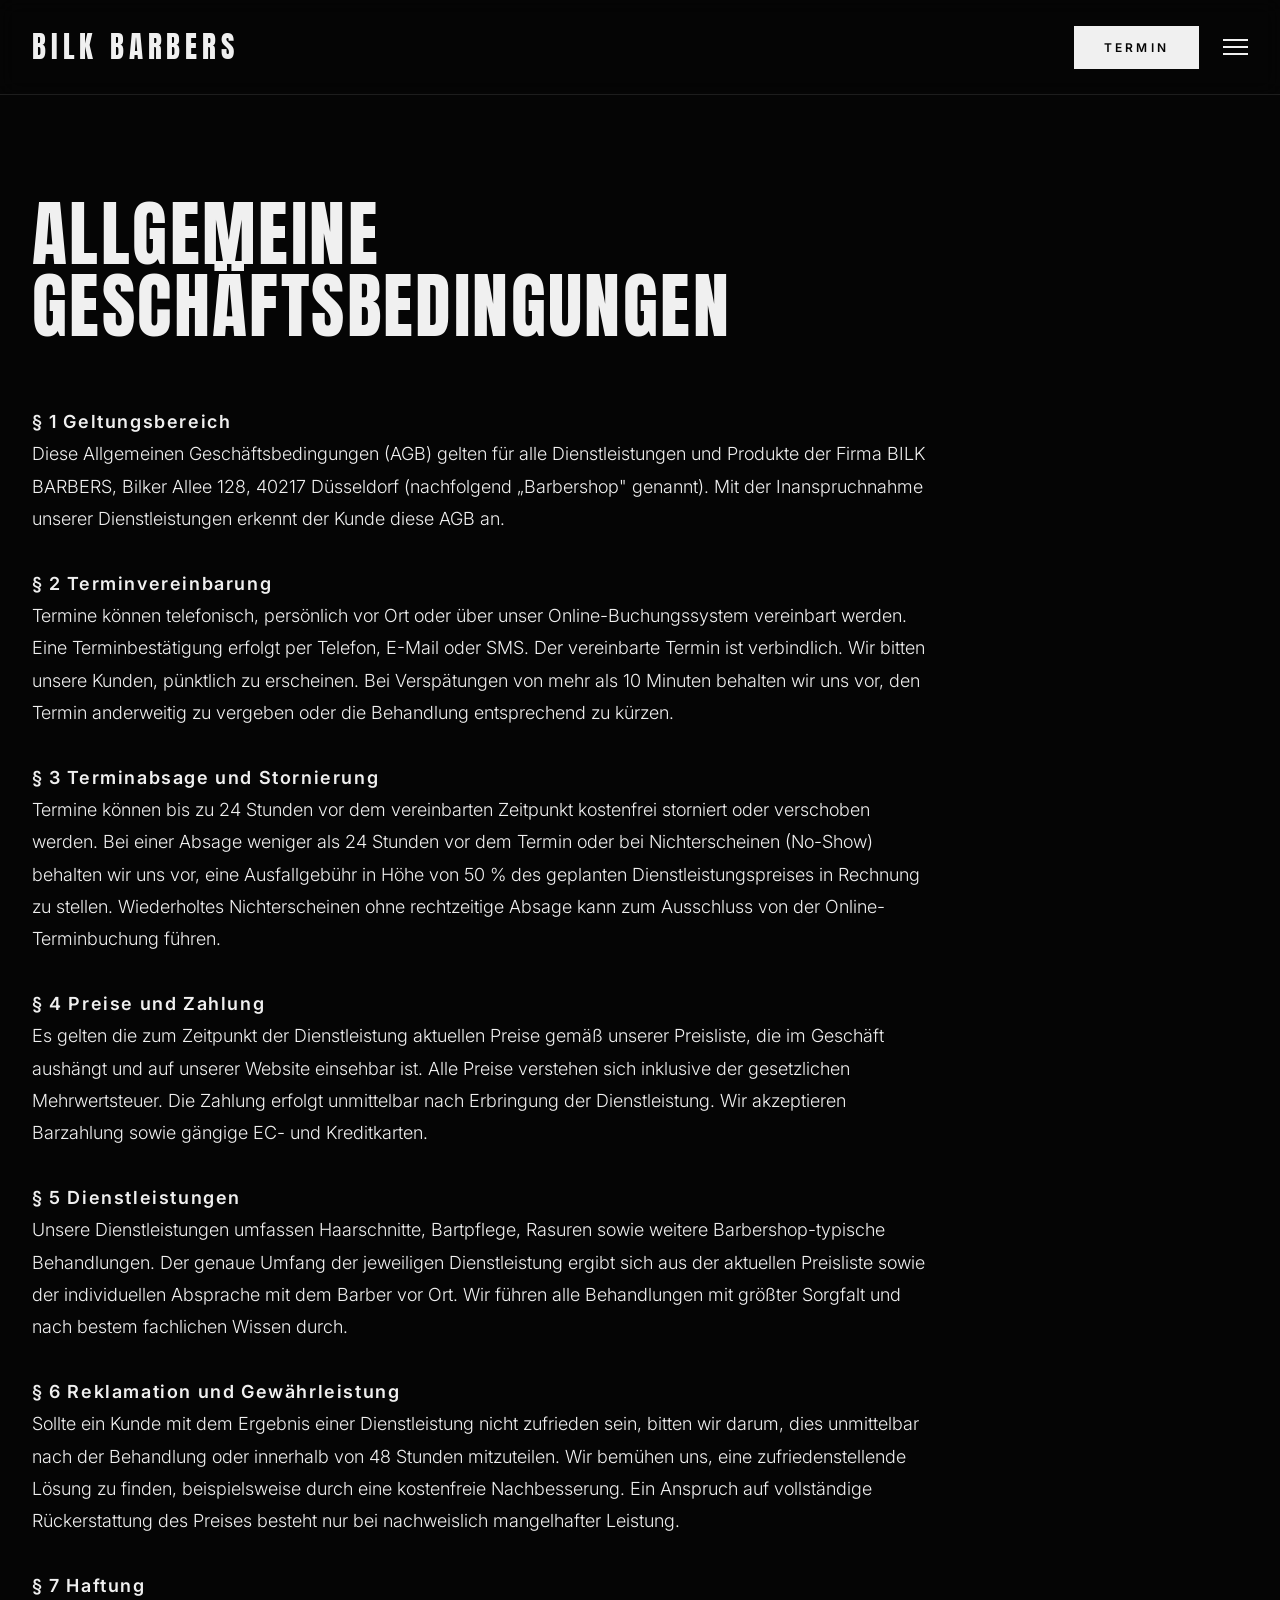
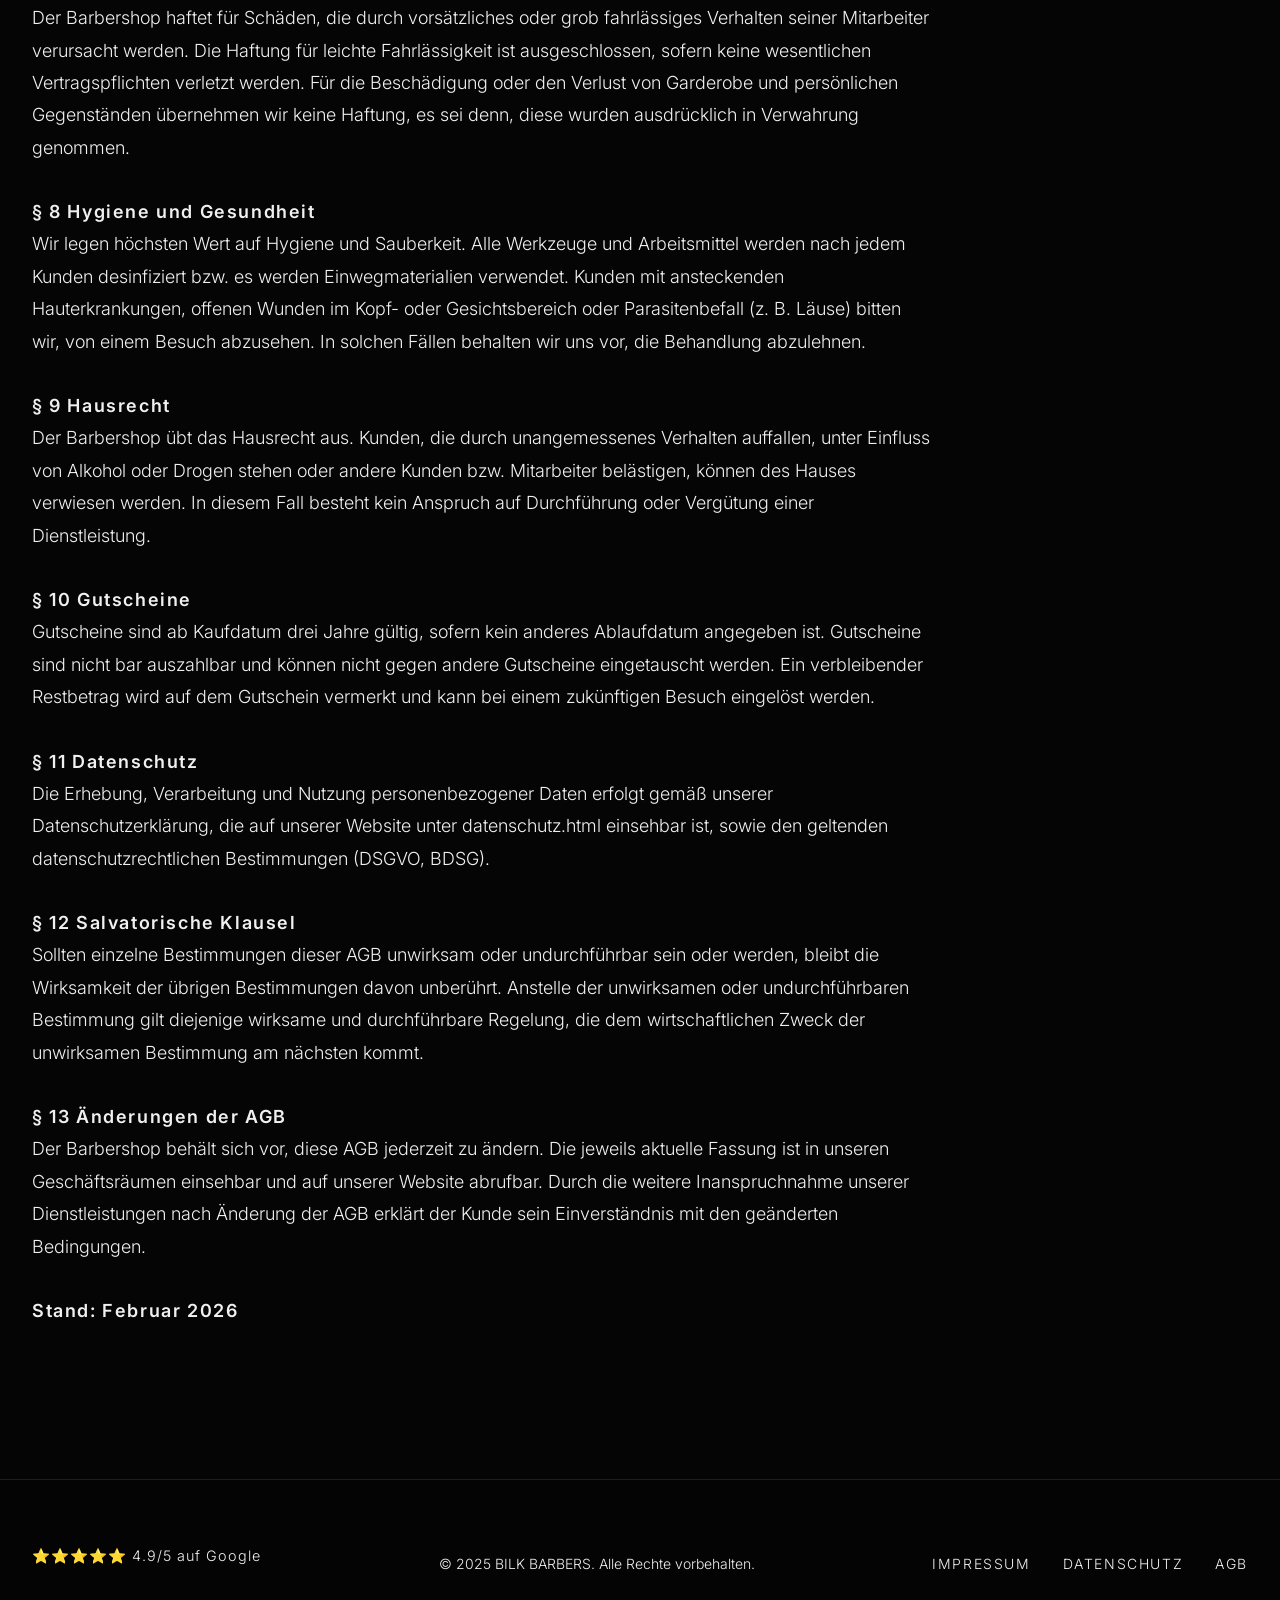
<file: agb.html>
<!DOCTYPE html>
<html lang="de">

<head>
    <meta charset="UTF-8">
    <meta name="viewport" content="width=device-width, initial-scale=1.0">
    <meta name="description" content="AGB - BILK BARBERS, Premium Barbershop in Düsseldorf Unterbilk">
    <title>AGB | BILK BARBERS</title>

    <!-- Google Fonts -->
    <link rel="preconnect" href="https://fonts.googleapis.com">
    <link rel="preconnect" href="https://fonts.gstatic.com" crossorigin>
    <link href="https://fonts.googleapis.com/css2?family=Anton&family=Inter:wght@300;400;600&display=swap"
        rel="stylesheet">

    <link rel="icon" type="image/png" href="favicon.png">

    <link rel="stylesheet" href="styles.css">
</head>

<body>

    <!-- Header/Navigation -->
    <header class="header">
        <nav class="nav-container">
            <div class="logo"><a href="index.html" style="color: inherit; text-decoration: none;">BILK BARBERS</a></div>
            <div class="nav-controls">
                <button class="nav-cta-button" onclick="window.location.href='index.html#kontakt'">TERMIN</button>
                <button class="hamburger" aria-label="Menu">
                    <span></span>
                    <span></span>
                    <span></span>
                </button>
            </div>
            <div class="nav-menu">
                <button class="nav-close" aria-label="Close Menu">&times;</button>
                <ul class="nav-links">
                    <li><a href="index.html#preise">PREISE</a></li>
                    <li><a href="index.html#team">TEAM</a></li>
                    <li><a href="index.html#gallery">GALLERY</a></li>
                    <li><a href="index.html#studio">STUDIO</a></li>
                    <li><a href="index.html#kontakt">KONTAKT</a></li>
                </ul>
            </div>
        </nav>
    </header>

    <!-- Main Content -->
    <main class="section" style="padding-top: calc(var(--spacing-xl) + 70px); min-height: 70vh;">
        <div style="max-width: 900px;">
            <h1 class="section-title">ALLGEMEINE GESCHÄFTSBEDINGUNGEN</h1>

            <div class="body-text" style="margin-top: var(--spacing-md);">
                <p><strong>§ 1 Geltungsbereich</strong></p>
                <p>
                    Diese Allgemeinen Geschäftsbedingungen (AGB) gelten für alle Dienstleistungen und Produkte der Firma
                    BILK BARBERS, Bilker Allee 128, 40217 Düsseldorf (nachfolgend „Barbershop" genannt). Mit der
                    Inanspruchnahme unserer Dienstleistungen erkennt der Kunde diese AGB an.
                </p>

                <p style="margin-top: 2rem;"><strong>§ 2 Terminvereinbarung</strong></p>
                <p>
                    Termine können telefonisch, persönlich vor Ort oder über unser Online-Buchungssystem vereinbart werden.
                    Eine Terminbestätigung erfolgt per Telefon, E-Mail oder SMS. Der vereinbarte Termin ist verbindlich.
                    Wir bitten unsere Kunden, pünktlich zu erscheinen. Bei Verspätungen von mehr als 10 Minuten behalten
                    wir uns vor, den Termin anderweitig zu vergeben oder die Behandlung entsprechend zu kürzen.
                </p>

                <p style="margin-top: 2rem;"><strong>§ 3 Terminabsage und Stornierung</strong></p>
                <p>
                    Termine können bis zu 24 Stunden vor dem vereinbarten Zeitpunkt kostenfrei storniert oder verschoben
                    werden. Bei einer Absage weniger als 24 Stunden vor dem Termin oder bei Nichterscheinen (No-Show)
                    behalten wir uns vor, eine Ausfallgebühr in Höhe von 50 % des geplanten Dienstleistungspreises in
                    Rechnung zu stellen. Wiederholtes Nichterscheinen ohne rechtzeitige Absage kann zum Ausschluss von
                    der Online-Terminbuchung führen.
                </p>

                <p style="margin-top: 2rem;"><strong>§ 4 Preise und Zahlung</strong></p>
                <p>
                    Es gelten die zum Zeitpunkt der Dienstleistung aktuellen Preise gemäß unserer Preisliste, die im
                    Geschäft aushängt und auf unserer Website einsehbar ist. Alle Preise verstehen sich inklusive der
                    gesetzlichen Mehrwertsteuer. Die Zahlung erfolgt unmittelbar nach Erbringung der Dienstleistung.
                    Wir akzeptieren Barzahlung sowie gängige EC- und Kreditkarten.
                </p>

                <p style="margin-top: 2rem;"><strong>§ 5 Dienstleistungen</strong></p>
                <p>
                    Unsere Dienstleistungen umfassen Haarschnitte, Bartpflege, Rasuren sowie weitere Barbershop-typische
                    Behandlungen. Der genaue Umfang der jeweiligen Dienstleistung ergibt sich aus der aktuellen Preisliste
                    sowie der individuellen Absprache mit dem Barber vor Ort. Wir führen alle Behandlungen mit größter
                    Sorgfalt und nach bestem fachlichen Wissen durch.
                </p>

                <p style="margin-top: 2rem;"><strong>§ 6 Reklamation und Gewährleistung</strong></p>
                <p>
                    Sollte ein Kunde mit dem Ergebnis einer Dienstleistung nicht zufrieden sein, bitten wir darum, dies
                    unmittelbar nach der Behandlung oder innerhalb von 48 Stunden mitzuteilen. Wir bemühen uns, eine
                    zufriedenstellende Lösung zu finden, beispielsweise durch eine kostenfreie Nachbesserung. Ein
                    Anspruch auf vollständige Rückerstattung des Preises besteht nur bei nachweislich mangelhafter
                    Leistung.
                </p>

                <p style="margin-top: 2rem;"><strong>§ 7 Haftung</strong></p>
                <p>
                    Der Barbershop haftet für Schäden, die durch vorsätzliches oder grob fahrlässiges Verhalten seiner
                    Mitarbeiter verursacht werden. Die Haftung für leichte Fahrlässigkeit ist ausgeschlossen, sofern
                    keine wesentlichen Vertragspflichten verletzt werden. Für die Beschädigung oder den Verlust von
                    Garderobe und persönlichen Gegenständen übernehmen wir keine Haftung, es sei denn, diese wurden
                    ausdrücklich in Verwahrung genommen.
                </p>

                <p style="margin-top: 2rem;"><strong>§ 8 Hygiene und Gesundheit</strong></p>
                <p>
                    Wir legen höchsten Wert auf Hygiene und Sauberkeit. Alle Werkzeuge und Arbeitsmittel werden nach
                    jedem Kunden desinfiziert bzw. es werden Einwegmaterialien verwendet. Kunden mit ansteckenden
                    Hauterkrankungen, offenen Wunden im Kopf- oder Gesichtsbereich oder Parasitenbefall (z. B. Läuse)
                    bitten wir, von einem Besuch abzusehen. In solchen Fällen behalten wir uns vor, die Behandlung
                    abzulehnen.
                </p>

                <p style="margin-top: 2rem;"><strong>§ 9 Hausrecht</strong></p>
                <p>
                    Der Barbershop übt das Hausrecht aus. Kunden, die durch unangemessenes Verhalten auffallen, unter
                    Einfluss von Alkohol oder Drogen stehen oder andere Kunden bzw. Mitarbeiter belästigen, können des
                    Hauses verwiesen werden. In diesem Fall besteht kein Anspruch auf Durchführung oder Vergütung einer
                    Dienstleistung.
                </p>

                <p style="margin-top: 2rem;"><strong>§ 10 Gutscheine</strong></p>
                <p>
                    Gutscheine sind ab Kaufdatum drei Jahre gültig, sofern kein anderes Ablaufdatum angegeben ist.
                    Gutscheine sind nicht bar auszahlbar und können nicht gegen andere Gutscheine eingetauscht werden.
                    Ein verbleibender Restbetrag wird auf dem Gutschein vermerkt und kann bei einem zukünftigen Besuch
                    eingelöst werden.
                </p>

                <p style="margin-top: 2rem;"><strong>§ 11 Datenschutz</strong></p>
                <p>
                    Die Erhebung, Verarbeitung und Nutzung personenbezogener Daten erfolgt gemäß unserer
                    Datenschutzerklärung, die auf unserer Website unter
                    <a href="datenschutz.html">datenschutz.html</a> einsehbar ist, sowie den geltenden
                    datenschutzrechtlichen Bestimmungen (DSGVO, BDSG).
                </p>

                <p style="margin-top: 2rem;"><strong>§ 12 Salvatorische Klausel</strong></p>
                <p>
                    Sollten einzelne Bestimmungen dieser AGB unwirksam oder undurchführbar sein oder werden, bleibt die
                    Wirksamkeit der übrigen Bestimmungen davon unberührt. Anstelle der unwirksamen oder undurchführbaren
                    Bestimmung gilt diejenige wirksame und durchführbare Regelung, die dem wirtschaftlichen Zweck der
                    unwirksamen Bestimmung am nächsten kommt.
                </p>

                <p style="margin-top: 2rem;"><strong>§ 13 Änderungen der AGB</strong></p>
                <p>
                    Der Barbershop behält sich vor, diese AGB jederzeit zu ändern. Die jeweils aktuelle Fassung ist in
                    unseren Geschäftsräumen einsehbar und auf unserer Website abrufbar. Durch die weitere
                    Inanspruchnahme unserer Dienstleistungen nach Änderung der AGB erklärt der Kunde sein Einverständnis
                    mit den geänderten Bedingungen.
                </p>

                <p style="margin-top: 2rem;"><strong>Stand: Februar 2026</strong></p>
            </div>
        </div>
    </main>

    <!-- Footer -->
    <footer class="footer">
        <div class="footer-content">
            <div class="review-badge">⭐⭐⭐⭐⭐ 4.9/5 auf Google</div>
            <p>&copy; 2025 BILK BARBERS. Alle Rechte vorbehalten.</p>
            <div class="footer-links">
                <a href="impressum.html">Impressum</a>
                <a href="datenschutz.html">Datenschutz</a>
                <a href="agb.html">AGB</a>
            </div>
        </div>
    </footer>

    <script src="script.js"></script>
</body>

</html>
</file>
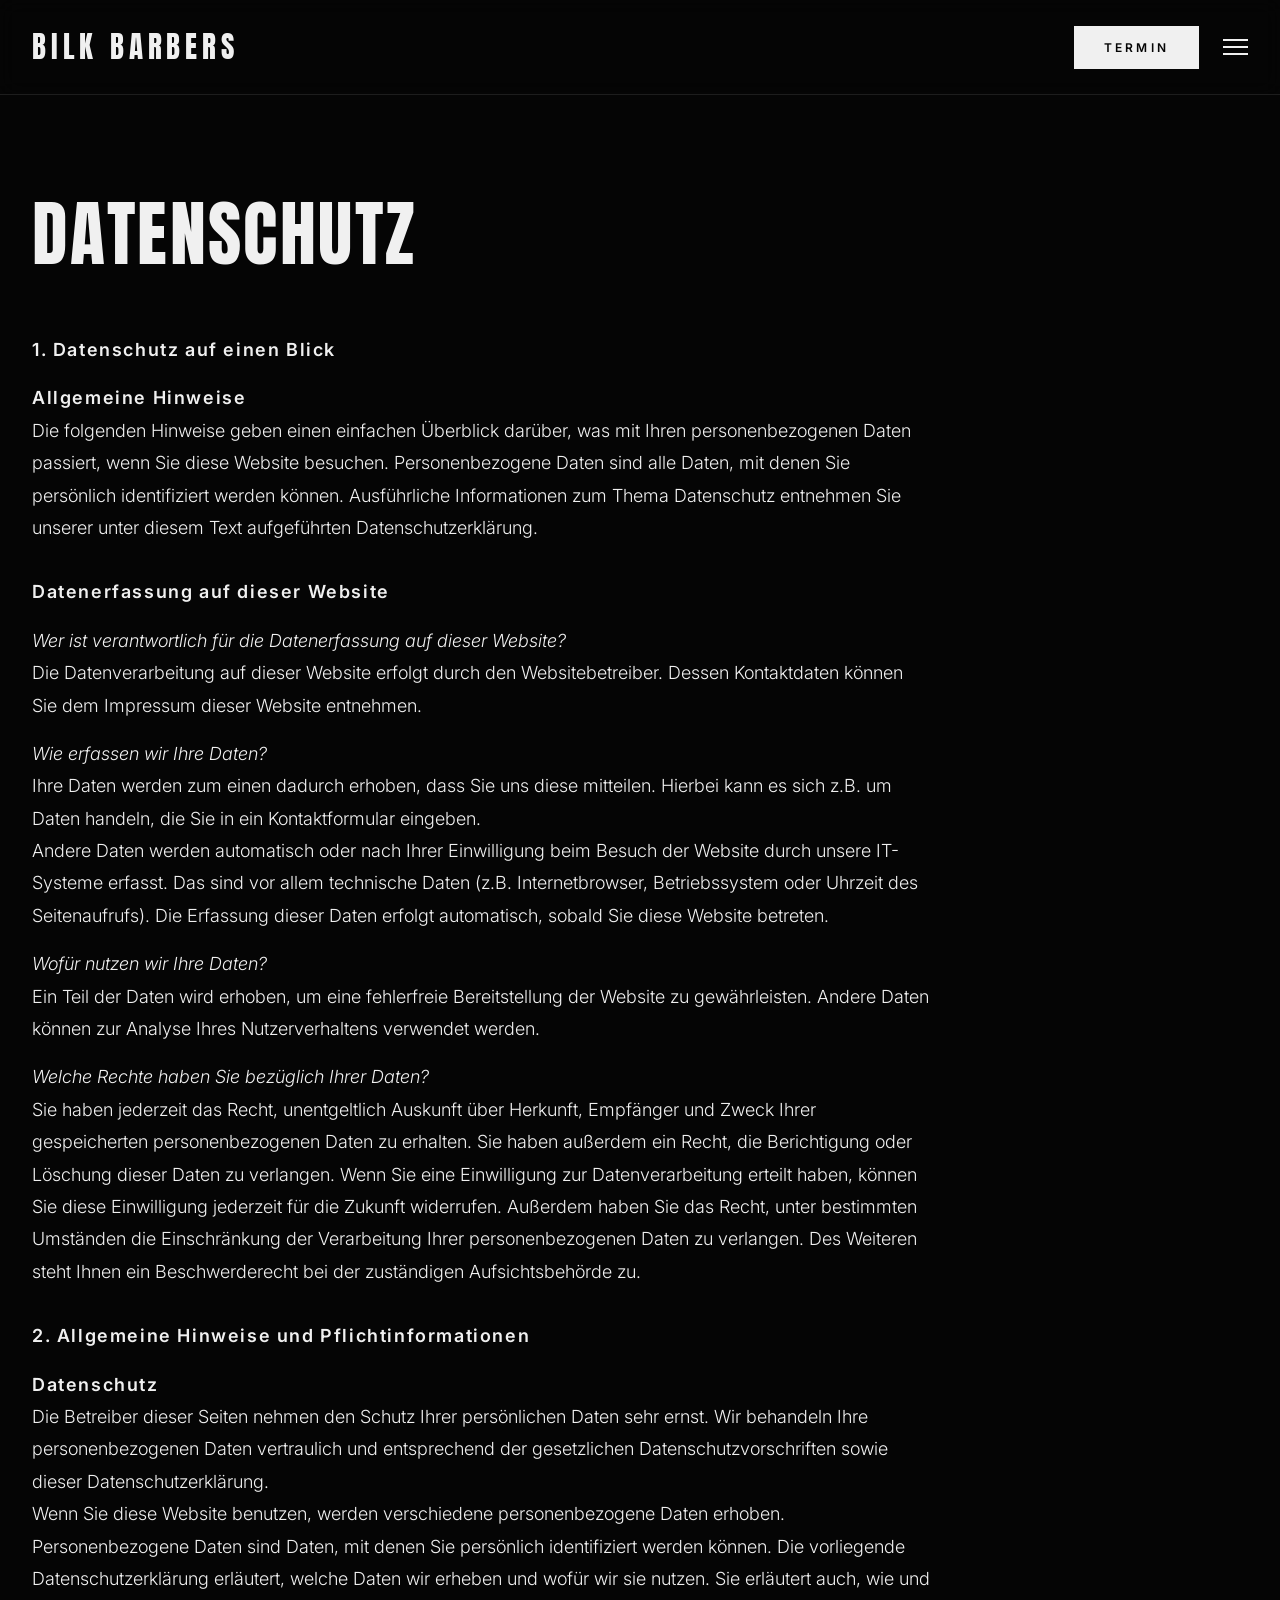
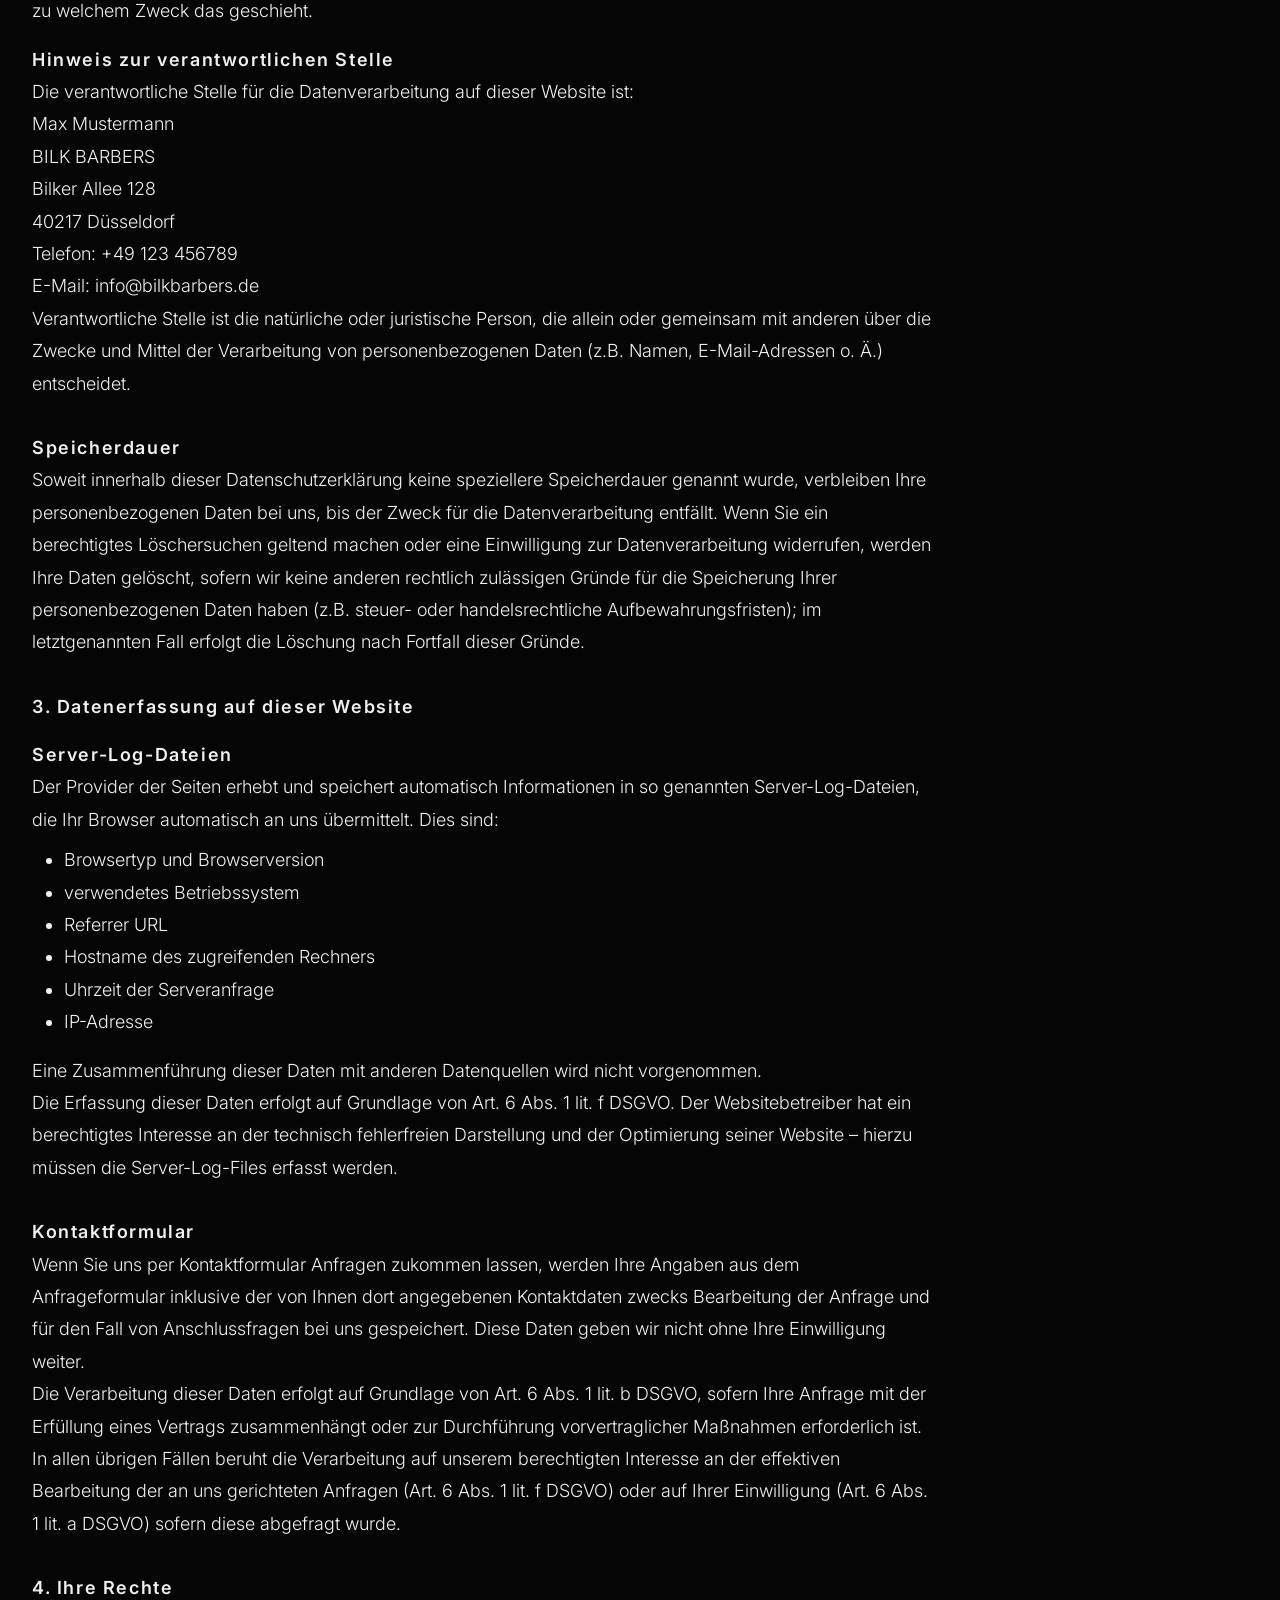
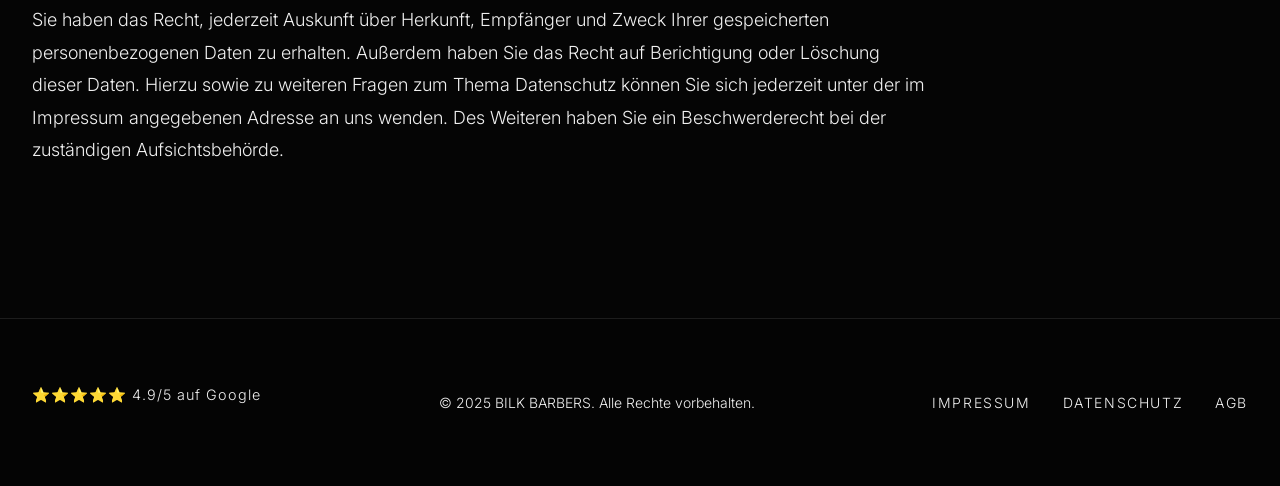
<file: datenschutz.html>
<!DOCTYPE html>
<html lang="de">

<head>
    <meta charset="UTF-8">
    <meta name="viewport" content="width=device-width, initial-scale=1.0">
    <meta name="description" content="Datenschutzerklärung - BILK BARBERS, Premium Barbershop in Düsseldorf Unterbilk">
    <title>Datenschutz | BILK BARBERS</title>

    <!-- Google Fonts -->
    <link rel="preconnect" href="https://fonts.googleapis.com">
    <link rel="preconnect" href="https://fonts.gstatic.com" crossorigin>
    <link href="https://fonts.googleapis.com/css2?family=Anton&family=Inter:wght@300;400;600&display=swap"
        rel="stylesheet">

    <link rel="icon" type="image/png" href="favicon.png">

    <link rel="stylesheet" href="styles.css">
</head>

<body>

    <!-- Header/Navigation -->
    <header class="header">
        <nav class="nav-container">
            <div class="logo"><a href="index.html" style="color: inherit; text-decoration: none;">BILK BARBERS</a></div>
            <div class="nav-controls">
                <button class="nav-cta-button" onclick="window.location.href='index.html#kontakt'">TERMIN</button>
                <button class="hamburger" aria-label="Menu">
                    <span></span>
                    <span></span>
                    <span></span>
                </button>
            </div>
            <div class="nav-menu">
                <button class="nav-close" aria-label="Close Menu">&times;</button>
                <ul class="nav-links">
                    <li><a href="index.html#preise">PREISE</a></li>
                    <li><a href="index.html#team">TEAM</a></li>
                    <li><a href="index.html#gallery">GALLERY</a></li>
                    <li><a href="index.html#studio">STUDIO</a></li>
                    <li><a href="index.html#kontakt">KONTAKT</a></li>
                </ul>
            </div>
        </nav>
    </header>

    <!-- Main Content -->
    <main class="section" style="padding-top: calc(var(--spacing-xl) + 70px); min-height: 70vh;">
        <div style="max-width: 900px;">
            <h1 class="section-title">DATENSCHUTZ</h1>

            <div class="body-text" style="margin-top: var(--spacing-md);">
                <p><strong>1. Datenschutz auf einen Blick</strong></p>
                <p style="margin-top: 1rem;"><strong>Allgemeine Hinweise</strong></p>
                <p>
                    Die folgenden Hinweise geben einen einfachen Überblick darüber, was mit Ihren personenbezogenen
                    Daten
                    passiert, wenn Sie diese Website besuchen. Personenbezogene Daten sind alle Daten, mit denen Sie
                    persönlich identifiziert werden können. Ausführliche Informationen zum Thema Datenschutz entnehmen
                    Sie unserer unter diesem Text aufgeführten Datenschutzerklärung.
                </p>

                <p style="margin-top: 2rem;"><strong>Datenerfassung auf dieser Website</strong></p>
                <p style="margin-top: 1rem;"><em>Wer ist verantwortlich für die Datenerfassung auf dieser Website?</em>
                </p>
                <p>
                    Die Datenverarbeitung auf dieser Website erfolgt durch den Websitebetreiber. Dessen Kontaktdaten
                    können Sie dem Impressum dieser Website entnehmen.
                </p>

                <p style="margin-top: 1rem;"><em>Wie erfassen wir Ihre Daten?</em></p>
                <p>
                    Ihre Daten werden zum einen dadurch erhoben, dass Sie uns diese mitteilen. Hierbei kann es sich z.B.
                    um Daten handeln, die Sie in ein Kontaktformular eingeben.
                </p>
                <p>
                    Andere Daten werden automatisch oder nach Ihrer Einwilligung beim Besuch der Website durch unsere
                    IT-Systeme erfasst. Das sind vor allem technische Daten (z.B. Internetbrowser, Betriebssystem oder
                    Uhrzeit des Seitenaufrufs). Die Erfassung dieser Daten erfolgt automatisch, sobald Sie diese Website
                    betreten.
                </p>

                <p style="margin-top: 1rem;"><em>Wofür nutzen wir Ihre Daten?</em></p>
                <p>
                    Ein Teil der Daten wird erhoben, um eine fehlerfreie Bereitstellung der Website zu gewährleisten.
                    Andere Daten können zur Analyse Ihres Nutzerverhaltens verwendet werden.
                </p>

                <p style="margin-top: 1rem;"><em>Welche Rechte haben Sie bezüglich Ihrer Daten?</em></p>
                <p>
                    Sie haben jederzeit das Recht, unentgeltlich Auskunft über Herkunft, Empfänger und Zweck Ihrer
                    gespeicherten personenbezogenen Daten zu erhalten. Sie haben außerdem ein Recht, die Berichtigung
                    oder Löschung dieser Daten zu verlangen. Wenn Sie eine Einwilligung zur Datenverarbeitung erteilt
                    haben, können Sie diese Einwilligung jederzeit für die Zukunft widerrufen. Außerdem haben Sie das
                    Recht, unter bestimmten Umständen die Einschränkung der Verarbeitung Ihrer personenbezogenen Daten
                    zu verlangen. Des Weiteren steht Ihnen ein Beschwerderecht bei der zuständigen Aufsichtsbehörde zu.
                </p>

                <p style="margin-top: 2rem;"><strong>2. Allgemeine Hinweise und Pflichtinformationen</strong></p>
                <p style="margin-top: 1rem;"><strong>Datenschutz</strong></p>
                <p>
                    Die Betreiber dieser Seiten nehmen den Schutz Ihrer persönlichen Daten sehr ernst. Wir behandeln
                    Ihre
                    personenbezogenen Daten vertraulich und entsprechend der gesetzlichen Datenschutzvorschriften sowie
                    dieser Datenschutzerklärung.
                </p>
                <p>
                    Wenn Sie diese Website benutzen, werden verschiedene personenbezogene Daten erhoben.
                    Personenbezogene
                    Daten sind Daten, mit denen Sie persönlich identifiziert werden können. Die vorliegende
                    Datenschutzerklärung erläutert, welche Daten wir erheben und wofür wir sie nutzen. Sie erläutert
                    auch,
                    wie und zu welchem Zweck das geschieht.
                </p>

                <p style="margin-top: 1rem;"><strong>Hinweis zur verantwortlichen Stelle</strong></p>
                <p>
                    Die verantwortliche Stelle für die Datenverarbeitung auf dieser Website ist:
                </p>
                <p>
                    Max Mustermann<br>
                    BILK BARBERS<br>
                    Bilker Allee 128<br>
                    40217 Düsseldorf<br>
                    Telefon: +49 123 456789<br>
                    E-Mail: info@bilkbarbers.de
                </p>
                <p>
                    Verantwortliche Stelle ist die natürliche oder juristische Person, die allein oder gemeinsam mit
                    anderen
                    über die Zwecke und Mittel der Verarbeitung von personenbezogenen Daten (z.B. Namen, E-Mail-Adressen
                    o. Ä.)
                    entscheidet.
                </p>

                <p style="margin-top: 2rem;"><strong>Speicherdauer</strong></p>
                <p>
                    Soweit innerhalb dieser Datenschutzerklärung keine speziellere Speicherdauer genannt wurde,
                    verbleiben
                    Ihre personenbezogenen Daten bei uns, bis der Zweck für die Datenverarbeitung entfällt. Wenn Sie ein
                    berechtigtes Löschersuchen geltend machen oder eine Einwilligung zur Datenverarbeitung widerrufen,
                    werden Ihre Daten gelöscht, sofern wir keine anderen rechtlich zulässigen Gründe für die Speicherung
                    Ihrer personenbezogenen Daten haben (z.B. steuer- oder handelsrechtliche Aufbewahrungsfristen); im
                    letztgenannten Fall erfolgt die Löschung nach Fortfall dieser Gründe.
                </p>

                <p style="margin-top: 2rem;"><strong>3. Datenerfassung auf dieser Website</strong></p>
                <p style="margin-top: 1rem;"><strong>Server-Log-Dateien</strong></p>
                <p>
                    Der Provider der Seiten erhebt und speichert automatisch Informationen in so genannten
                    Server-Log-Dateien,
                    die Ihr Browser automatisch an uns übermittelt. Dies sind:
                </p>
                <ul style="margin-left: 2rem; margin-top: 0.5rem;">
                    <li>Browsertyp und Browserversion</li>
                    <li>verwendetes Betriebssystem</li>
                    <li>Referrer URL</li>
                    <li>Hostname des zugreifenden Rechners</li>
                    <li>Uhrzeit der Serveranfrage</li>
                    <li>IP-Adresse</li>
                </ul>
                <p style="margin-top: 1rem;">
                    Eine Zusammenführung dieser Daten mit anderen Datenquellen wird nicht vorgenommen.
                </p>
                <p>
                    Die Erfassung dieser Daten erfolgt auf Grundlage von Art. 6 Abs. 1 lit. f DSGVO. Der
                    Websitebetreiber
                    hat ein berechtigtes Interesse an der technisch fehlerfreien Darstellung und der Optimierung seiner
                    Website – hierzu müssen die Server-Log-Files erfasst werden.
                </p>

                <p style="margin-top: 2rem;"><strong>Kontaktformular</strong></p>
                <p>
                    Wenn Sie uns per Kontaktformular Anfragen zukommen lassen, werden Ihre Angaben aus dem
                    Anfrageformular
                    inklusive der von Ihnen dort angegebenen Kontaktdaten zwecks Bearbeitung der Anfrage und für den
                    Fall
                    von Anschlussfragen bei uns gespeichert. Diese Daten geben wir nicht ohne Ihre Einwilligung weiter.
                </p>
                <p>
                    Die Verarbeitung dieser Daten erfolgt auf Grundlage von Art. 6 Abs. 1 lit. b DSGVO, sofern Ihre
                    Anfrage
                    mit der Erfüllung eines Vertrags zusammenhängt oder zur Durchführung vorvertraglicher Maßnahmen
                    erforderlich ist. In allen übrigen Fällen beruht die Verarbeitung auf unserem berechtigten Interesse
                    an der effektiven Bearbeitung der an uns gerichteten Anfragen (Art. 6 Abs. 1 lit. f DSGVO) oder auf
                    Ihrer Einwilligung (Art. 6 Abs. 1 lit. a DSGVO) sofern diese abgefragt wurde.
                </p>

                <p style="margin-top: 2rem;"><strong>4. Ihre Rechte</strong></p>
                <p>
                    Sie haben das Recht, jederzeit Auskunft über Herkunft, Empfänger und Zweck Ihrer gespeicherten
                    personenbezogenen Daten zu erhalten. Außerdem haben Sie das Recht auf Berichtigung oder Löschung
                    dieser Daten. Hierzu sowie zu weiteren Fragen zum Thema Datenschutz können Sie sich jederzeit unter
                    der im Impressum angegebenen Adresse an uns wenden. Des Weiteren haben Sie ein Beschwerderecht bei
                    der zuständigen Aufsichtsbehörde.
                </p>
            </div>
        </div>
    </main>

    <!-- Footer -->
    <footer class="footer">
        <div class="footer-content">
            <div class="review-badge">⭐⭐⭐⭐⭐ 4.9/5 auf Google</div>
            <p>&copy; 2025 BILK BARBERS. Alle Rechte vorbehalten.</p>
            <div class="footer-links">
                <a href="impressum.html">Impressum</a>
                <a href="datenschutz.html">Datenschutz</a>
                <a href="agb.html">AGB</a>
            </div>
        </div>
    </footer>

    <script src="script.js"></script>
</body>

</html>
</file>
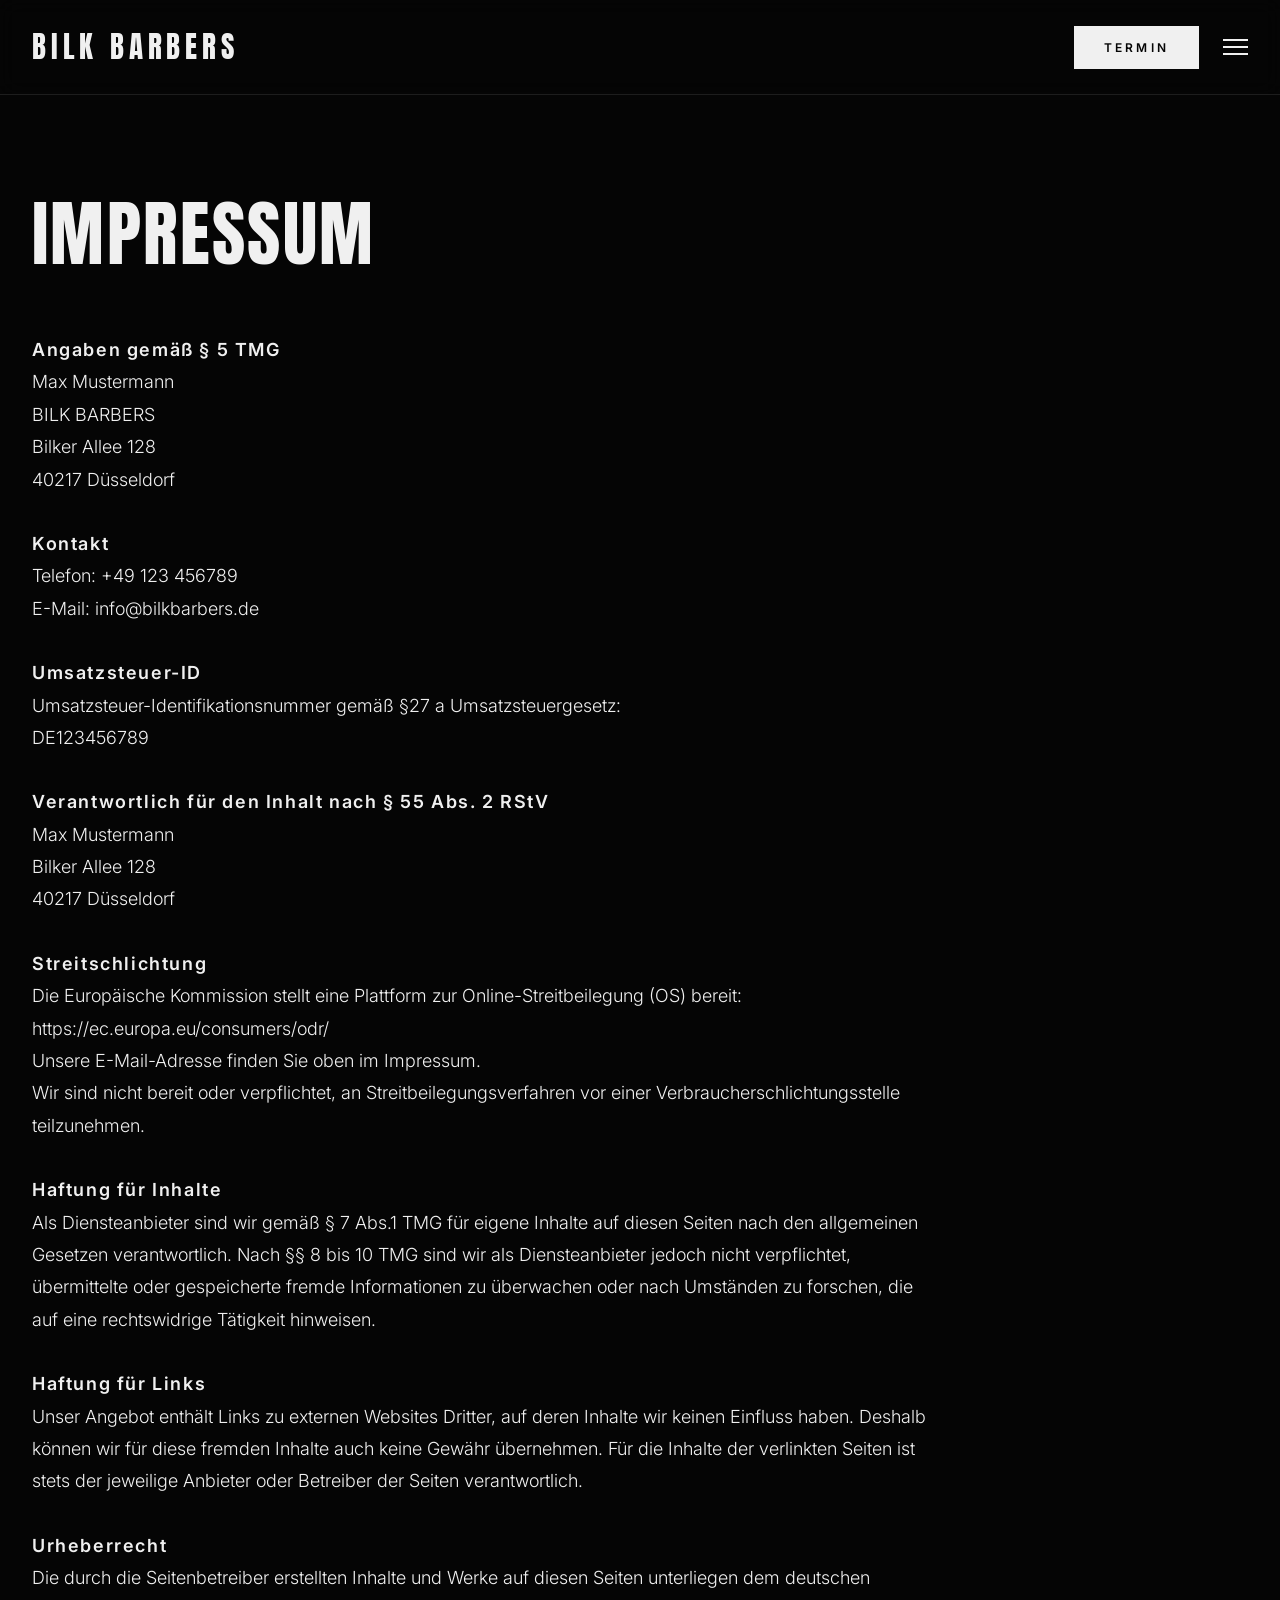
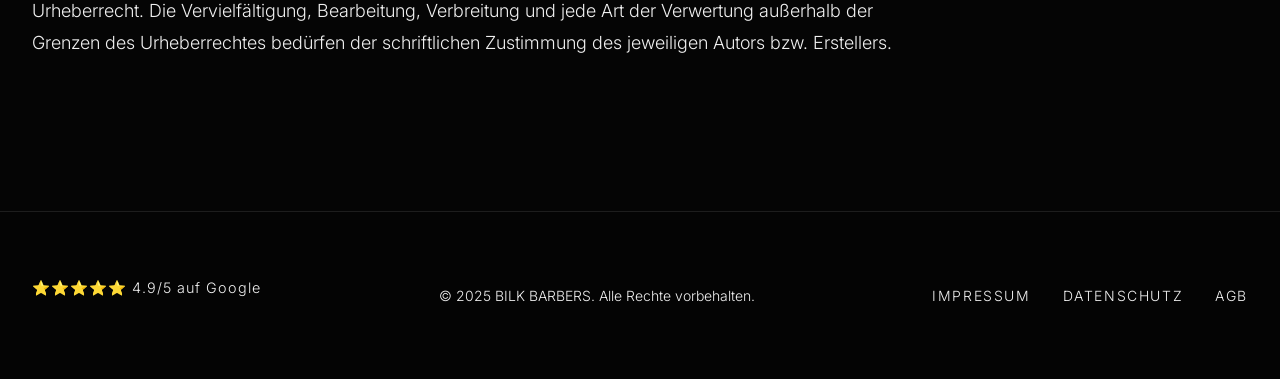
<file: impressum.html>
<!DOCTYPE html>
<html lang="de">

<head>
    <meta charset="UTF-8">
    <meta name="viewport" content="width=device-width, initial-scale=1.0">
    <meta name="description" content="Impressum - BILK BARBERS, Premium Barbershop in Düsseldorf Unterbilk">
    <title>Impressum | BILK BARBERS</title>

    <!-- Google Fonts -->
    <link rel="preconnect" href="https://fonts.googleapis.com">
    <link rel="preconnect" href="https://fonts.gstatic.com" crossorigin>
    <link href="https://fonts.googleapis.com/css2?family=Anton&family=Inter:wght@300;400;600&display=swap"
        rel="stylesheet">

    <link rel="icon" type="image/png" href="favicon.png">

    <link rel="stylesheet" href="styles.css">
</head>

<body>

    <!-- Header/Navigation -->
    <header class="header">
        <nav class="nav-container">
            <div class="logo"><a href="index.html" style="color: inherit; text-decoration: none;">BILK BARBERS</a></div>
            <div class="nav-controls">
                <button class="nav-cta-button" onclick="window.location.href='index.html#kontakt'">TERMIN</button>
                <button class="hamburger" aria-label="Menu">
                    <span></span>
                    <span></span>
                    <span></span>
                </button>
            </div>
            <div class="nav-menu">
                <button class="nav-close" aria-label="Close Menu">&times;</button>
                <ul class="nav-links">
                    <li><a href="index.html#preise">PREISE</a></li>
                    <li><a href="index.html#team">TEAM</a></li>
                    <li><a href="index.html#gallery">GALLERY</a></li>
                    <li><a href="index.html#studio">STUDIO</a></li>
                    <li><a href="index.html#kontakt">KONTAKT</a></li>
                </ul>
            </div>
        </nav>
    </header>

    <!-- Main Content -->
    <main class="section" style="padding-top: calc(var(--spacing-xl) + 70px); min-height: 70vh;">
        <div style="max-width: 900px;">
            <h1 class="section-title">IMPRESSUM</h1>

            <div class="body-text" style="margin-top: var(--spacing-md);">
                <p><strong>Angaben gemäß § 5 TMG</strong></p>
                <p>
                    Max Mustermann<br>
                    BILK BARBERS<br>
                    Bilker Allee 128<br>
                    40217 Düsseldorf
                </p>

                <p style="margin-top: 2rem;"><strong>Kontakt</strong></p>
                <p>
                    Telefon: +49 123 456789<br>
                    E-Mail: info@bilkbarbers.de
                </p>

                <p style="margin-top: 2rem;"><strong>Umsatzsteuer-ID</strong></p>
                <p>
                    Umsatzsteuer-Identifikationsnummer gemäß §27 a Umsatzsteuergesetz:<br>
                    DE123456789
                </p>

                <p style="margin-top: 2rem;"><strong>Verantwortlich für den Inhalt nach § 55 Abs. 2 RStV</strong></p>
                <p>
                    Max Mustermann<br>
                    Bilker Allee 128<br>
                    40217 Düsseldorf
                </p>

                <p style="margin-top: 2rem;"><strong>Streitschlichtung</strong></p>
                <p>
                    Die Europäische Kommission stellt eine Plattform zur Online-Streitbeilegung (OS) bereit:
                    <a href="https://ec.europa.eu/consumers/odr/" target="_blank"
                        rel="noopener noreferrer">https://ec.europa.eu/consumers/odr/</a><br>
                    Unsere E-Mail-Adresse finden Sie oben im Impressum.
                </p>
                <p>
                    Wir sind nicht bereit oder verpflichtet, an Streitbeilegungsverfahren vor einer
                    Verbraucherschlichtungsstelle teilzunehmen.
                </p>

                <p style="margin-top: 2rem;"><strong>Haftung für Inhalte</strong></p>
                <p>
                    Als Diensteanbieter sind wir gemäß § 7 Abs.1 TMG für eigene Inhalte auf diesen Seiten nach den
                    allgemeinen Gesetzen verantwortlich. Nach §§ 8 bis 10 TMG sind wir als Diensteanbieter jedoch nicht
                    verpflichtet, übermittelte oder gespeicherte fremde Informationen zu überwachen oder nach Umständen
                    zu forschen, die auf eine rechtswidrige Tätigkeit hinweisen.
                </p>

                <p style="margin-top: 2rem;"><strong>Haftung für Links</strong></p>
                <p>
                    Unser Angebot enthält Links zu externen Websites Dritter, auf deren Inhalte wir keinen Einfluss
                    haben.
                    Deshalb können wir für diese fremden Inhalte auch keine Gewähr übernehmen. Für die Inhalte der
                    verlinkten
                    Seiten ist stets der jeweilige Anbieter oder Betreiber der Seiten verantwortlich.
                </p>

                <p style="margin-top: 2rem;"><strong>Urheberrecht</strong></p>
                <p>
                    Die durch die Seitenbetreiber erstellten Inhalte und Werke auf diesen Seiten unterliegen dem
                    deutschen
                    Urheberrecht. Die Vervielfältigung, Bearbeitung, Verbreitung und jede Art der Verwertung außerhalb
                    der
                    Grenzen des Urheberrechtes bedürfen der schriftlichen Zustimmung des jeweiligen Autors bzw.
                    Erstellers.
                </p>
            </div>
        </div>
    </main>

    <!-- Footer -->
    <footer class="footer">
        <div class="footer-content">
            <div class="review-badge">⭐⭐⭐⭐⭐ 4.9/5 auf Google</div>
            <p>&copy; 2025 BILK BARBERS. Alle Rechte vorbehalten.</p>
            <div class="footer-links">
                <a href="impressum.html">Impressum</a>
                <a href="datenschutz.html">Datenschutz</a>
                <a href="agb.html">AGB</a>
            </div>
        </div>
    </footer>

    <script src="script.js"></script>
</body>

</html>
</file>
<file: styles.css>
/* ========================================
   CSS VARIABLES & RESET
   ======================================== */

:root {
    /* Color Palette */
    --color-black: #050505;
    --color-white: #f0f0f0;
    --color-accent: #ffffff;

    /* Typography */
    --font-display: 'Anton', sans-serif;
    --font-body: 'Inter', sans-serif;

    /* Spacing */
    --spacing-xs: 1rem;
    --spacing-sm: 2rem;
    --spacing-md: 4rem;
    --spacing-lg: 6rem;
    --spacing-xl: 8rem;

    /* Transitions */
    --transition-smooth: all 0.4s cubic-bezier(0.4, 0, 0.2, 1);
    --transition-fast: all 0.2s ease;
}

* {
    margin: 0;
    padding: 0;
    box-sizing: border-box;
}

html {
    scroll-behavior: smooth;
    font-size: 16px;
}

body {
    background-color: var(--color-black);
    color: var(--color-white);
    font-family: var(--font-body);
    font-weight: 300;
    line-height: 1.6;
    overflow-x: hidden;
}

img {
    max-width: 100%;
    display: block;
    object-fit: cover;
}

a {
    color: var(--color-white);
    text-decoration: none;
    transition: var(--transition-fast);
}

a:hover {
    opacity: 0.7;
}

/* ========================================
   HEADER & NAVIGATION
   ======================================== */

.header {
    position: fixed;
    top: 0;
    left: 0;
    width: 100%;
    z-index: 1000;
    backdrop-filter: blur(10px);
    -webkit-backdrop-filter: blur(10px);
    background-color: rgba(5, 5, 5, 0.8);
    border-bottom: 1px solid rgba(240, 240, 240, 0.1);
}

.nav-container {
    display: flex;
    justify-content: space-between;
    align-items: center;
    padding: 1.5rem var(--spacing-sm);
    max-width: 1400px;
    margin: 0 auto;
}

.logo {
    font-family: var(--font-display);
    font-size: 1.8rem;
    letter-spacing: 0.3rem;
    font-weight: 400;
}

/* Navigation Controls (TERMIN + Hamburger) */
.nav-controls {
    display: flex;
    align-items: center;
    gap: 1.5rem;
}

/* Full-Screen Overlay Menu */
.nav-menu {
    position: fixed;
    top: 0;
    left: 0;
    width: 100%;
    height: 100vh;
    background-color: rgba(5, 5, 5, 0.98);
    backdrop-filter: blur(20px);
    -webkit-backdrop-filter: blur(20px);
    display: flex;
    align-items: center;
    justify-content: center;
    z-index: 1001;
    opacity: 0;
    visibility: hidden;
    transition: opacity 0.5s cubic-bezier(0.4, 0, 0.2, 1), visibility 0.5s cubic-bezier(0.4, 0, 0.2, 1);
}

.nav-menu.active {
    opacity: 1;
    visibility: visible;
}

.nav-links {
    list-style: none;
    display: flex;
    flex-direction: column;
    align-items: center;
    gap: 2rem;
}

.nav-links li {
    opacity: 0;
    transform: translateY(30px);
    transition: opacity 0.6s ease, transform 0.6s ease;
}

.nav-menu.active .nav-links li {
    opacity: 1;
    transform: translateY(0);
}

/* Stagger animation for menu items */
.nav-menu.active .nav-links li:nth-child(1) {
    transition-delay: 0.1s;
}

.nav-menu.active .nav-links li:nth-child(2) {
    transition-delay: 0.2s;
}

.nav-menu.active .nav-links li:nth-child(3) {
    transition-delay: 0.3s;
}

.nav-menu.active .nav-links li:nth-child(4) {
    transition-delay: 0.4s;
}

.nav-menu.active .nav-links li:nth-child(5) {
    transition-delay: 0.5s;
}

.nav-links a {
    font-family: var(--font-display);
    font-size: clamp(2.5rem, 8vw, 5rem);
    letter-spacing: 0.3rem;
    font-weight: 400;
    text-transform: uppercase;
    position: relative;
    transition: var(--transition-fast);
}

.nav-links a:hover {
    opacity: 0.6;
    transform: translateX(20px);
}

/* Close Button for Menu */
.nav-close {
    position: absolute;
    top: 2rem;
    right: 2rem;
    background: none;
    border: none;
    color: var(--color-white);
    font-size: 3rem;
    cursor: pointer;
    line-height: 1;
    padding: 0;
    width: 50px;
    height: 50px;
    transition: var(--transition-fast);
    opacity: 0;
    z-index: 1002;
}

.nav-menu.active .nav-close {
    opacity: 1;
    transition: opacity 0.5s ease 0.3s;
}

.nav-close:hover {
    opacity: 0.6;
    transform: rotate(90deg);
}

/* Hamburger Menu - Now Visible on Desktop */
.hamburger {
    display: flex;
    flex-direction: column;
    gap: 5px;
    background: none;
    border: none;
    cursor: pointer;
    padding: 0;
    z-index: 1002;
}

.hamburger span {
    width: 25px;
    height: 2px;
    background-color: var(--color-white);
    transition: var(--transition-fast);
}

/* Navigation CTA Button */
.nav-cta-button {
    background-color: var(--color-white);
    color: var(--color-black);
    padding: 0.75rem 1.75rem;
    font-size: 0.75rem;
    font-weight: 600;
    letter-spacing: 0.2rem;
    text-transform: uppercase;
    border: 2px solid var(--color-white);
    cursor: pointer;
    transition: var(--transition-smooth);
    font-family: var(--font-body);
}

.nav-cta-button:hover {
    background-color: var(--color-black);
    color: var(--color-white);
    transform: translateY(-2px);
}

.nav-cta-desktop {
    display: block;
}



/* ========================================
   HERO SECTION
   ======================================== */

.hero {
    position: relative;
    height: 100vh;
    display: flex;
    align-items: center;
    justify-content: center;
    overflow: hidden;
}

.hero-image-wrapper {
    position: absolute;
    top: 0;
    left: 0;
    width: 100%;
    height: 100%;
    z-index: 1;
}

.hero-image {
    width: 100%;
    height: 100%;
    object-fit: cover;
    filter: grayscale(100%) contrast(1.1);
    transform: scale(1.05);
    transition: transform 8s ease-out;
}

.hero:hover .hero-image {
    transform: scale(1.15);
}

.hero-overlay {
    position: absolute;
    top: 0;
    left: 0;
    width: 100%;
    height: 100%;
    background: linear-gradient(180deg, rgba(5, 5, 5, 0.3) 0%, rgba(5, 5, 5, 0.7) 100%);
    z-index: 2;
}

.hero-content {
    position: relative;
    z-index: 3;
    text-align: left;
    padding: 0 var(--spacing-sm);
    max-width: 1400px;
    width: 100%;
}

.hero-title {
    font-family: var(--font-display);
    font-size: clamp(3rem, 10vw, 7rem);
    line-height: 0.95;
    letter-spacing: 0.15rem;
    margin-bottom: var(--spacing-md);
    text-transform: uppercase;
    font-weight: 400;
}

.cta-button {
    display: inline-block;
    background-color: var(--color-white);
    color: var(--color-black);
    padding: 1.2rem 3rem;
    font-size: 0.875rem;
    font-weight: 600;
    letter-spacing: 0.25rem;
    text-transform: uppercase;
    border: 2px solid var(--color-white);
    border-radius: 0;
    cursor: pointer;
    transition: var(--transition-smooth);
    font-family: var(--font-body);
}

.cta-button:hover {
    background-color: var(--color-black);
    color: var(--color-white);
    transform: translateY(-2px);
    opacity: 1;
}

/* ========================================
   SECTIONS
   ======================================== */

.section {
    padding: var(--spacing-xl) var(--spacing-sm);
    max-width: 1400px;
    margin: 0 auto;
}

.section-title {
    font-family: var(--font-display);
    font-size: clamp(2.5rem, 6vw, 4.5rem);
    line-height: 1;
    letter-spacing: 0.15rem;
    margin-bottom: var(--spacing-md);
    text-transform: uppercase;
    font-weight: 400;
}

.body-text {
    font-size: 1.125rem;
    line-height: 1.8;
    margin-bottom: 1.5rem;
    font-weight: 300;
}

.body-text strong {
    font-weight: 600;
    letter-spacing: 0.1rem;
}

/* ========================================
   INTRO SECTION
   ======================================== */

.intro-grid {
    display: grid;
    grid-template-columns: 1fr 1fr;
    gap: var(--spacing-lg);
    align-items: center;
}

.intro-text {
    padding-right: var(--spacing-md);
}

.intro-image {
    position: relative;
    height: 600px;
    overflow: hidden;
}

.intro-image img {
    width: 100%;
    height: 100%;
    object-fit: cover;
    filter: grayscale(100%) contrast(1.1);
    transition: var(--transition-smooth);
}

.intro-image:hover img {
    transform: scale(1.05);
}

/* ========================================
   PRICING SECTION
   ======================================== */

.pricing-section {
    background-color: rgba(240, 240, 240, 0.03);
    padding: var(--spacing-xl) var(--spacing-sm);
}

.pricing-grid {
    display: grid;
    grid-template-columns: 1fr;
    gap: 2rem;
    max-width: 800px;
}

.price-item {
    display: flex;
    justify-content: space-between;
    align-items: baseline;
    padding: 1.5rem 0;
    border-bottom: 1px solid rgba(240, 240, 240, 0.15);
    transition: var(--transition-fast);
}

.price-item:hover {
    padding-left: 1rem;
    border-bottom-color: var(--color-white);
}

.service-name {
    font-size: 1.125rem;
    font-weight: 600;
    letter-spacing: 0.15rem;
    text-transform: uppercase;
}

.service-price {
    font-family: var(--font-display);
    font-size: 1.75rem;
    letter-spacing: 0.1rem;
}

/* ========================================
   CONTACT SECTION
   ======================================== */

.contact-grid {
    display: grid;
    grid-template-columns: 1fr 1fr;
    gap: var(--spacing-lg);
    align-items: start;
}

.contact-details {
    margin-top: var(--spacing-sm);
}

.contact-image {
    position: relative;
    height: 500px;
    overflow: hidden;
}

.contact-image img {
    width: 100%;
    height: 100%;
    object-fit: cover;
    filter: grayscale(100%) contrast(1.1);
}

.map-iframe {
    filter: grayscale(100%) invert(100%) contrast(80%) brightness(70%);
}

/* ========================================
   TEAM SECTION
   ======================================== */

.team-section {
    background-color: rgba(240, 240, 240, 0.03);
}

.team-grid {
    display: grid;
    grid-template-columns: repeat(3, 1fr);
    gap: var(--spacing-md);
    margin-top: var(--spacing-md);
}

.team-member {
    text-align: center;
    transition: var(--transition-smooth);
}

.team-image {
    position: relative;
    height: 400px;
    overflow: hidden;
    margin-bottom: var(--spacing-sm);
}

.team-image img {
    width: 100%;
    height: 100%;
    object-fit: cover;
    filter: grayscale(100%) contrast(1.1);
    transition: var(--transition-smooth);
}

.team-member:hover .team-image img {
    transform: scale(1.05);
    filter: grayscale(100%) contrast(1.1) brightness(1.1);
}

.team-name {
    font-family: var(--font-display);
    font-size: 1.5rem;
    letter-spacing: 0.15rem;
    margin-bottom: 0.5rem;
    font-weight: 400;
}

.team-position {
    font-size: 0.875rem;
    letter-spacing: 0.1rem;
    text-transform: uppercase;
    opacity: 0.7;
}

/* ========================================
   REVIEWS SECTION
   ======================================== */

.reviews-section {
    background-color: rgba(240, 240, 240, 0.03);
    padding: var(--spacing-xl) var(--spacing-sm);
}

.reviews-grid {
    display: grid;
    grid-template-columns: repeat(3, 1fr);
    gap: var(--spacing-lg);
    margin-top: var(--spacing-md);
}

.review-item {
    text-align: center;
    padding: 0 1rem;
}

.review-stars {
    font-size: 1rem;
    margin-bottom: 1.5rem;
    letter-spacing: 0.25rem;
}

.review-text {
    font-size: 1.125rem;
    font-style: italic;
    line-height: 1.8;
    margin-bottom: 1.5rem;
    font-weight: 300;
}

.review-author {
    font-size: 0.875rem;
    font-weight: 600;
    letter-spacing: 0.15rem;
    text-transform: uppercase;
}

/* ========================================
   SIGNATURE STYLES GALLERY
   ======================================== */

.gallery-section {
    padding: var(--spacing-xl) var(--spacing-sm);
}

.gallery-grid {
    display: grid;
    grid-template-columns: repeat(3, 1fr);
    gap: 1.5rem;
    margin-top: var(--spacing-md);
}

.gallery-item {
    position: relative;
    height: 400px;
    overflow: hidden;
    cursor: pointer;
}

.gallery-item img {
    width: 100%;
    height: 100%;
    object-fit: cover;
    filter: grayscale(100%) contrast(1.1);
    transition: var(--transition-smooth);
}

.gallery-item:hover img {
    transform: scale(1.1);
    filter: grayscale(100%) contrast(1.1) brightness(1.1);
}

/* ========================================
   BOOKING MODAL
   ======================================== */

.modal-overlay {
    position: fixed;
    top: 0;
    left: 0;
    width: 100%;
    height: 100%;
    background-color: rgba(5, 5, 5, 0.85);
    backdrop-filter: blur(10px);
    -webkit-backdrop-filter: blur(10px);
    display: flex;
    align-items: center;
    justify-content: center;
    z-index: 2000;
    opacity: 0;
    visibility: hidden;
    transition: opacity 0.3s ease, visibility 0.3s ease;
}

.modal-overlay.active {
    opacity: 1;
    visibility: visible;
}

.modal-content {
    background-color: var(--color-black);
    border: 2px solid var(--color-white);
    padding: var(--spacing-lg);
    max-width: 600px;
    width: 90%;
    max-height: 90vh;
    overflow-y: auto;
    position: relative;
    transform: translateY(30px);
    transition: transform 0.3s ease;
}

.modal-overlay.active .modal-content {
    transform: translateY(0);
}

.modal-close {
    position: absolute;
    top: 1.5rem;
    right: 1.5rem;
    background: none;
    border: none;
    color: var(--color-white);
    font-size: 2.5rem;
    cursor: pointer;
    line-height: 1;
    padding: 0;
    width: 40px;
    height: 40px;
    transition: var(--transition-fast);
}

.modal-close:hover {
    opacity: 0.7;
    transform: rotate(90deg);
}

.modal-title {
    font-family: var(--font-display);
    font-size: 2.5rem;
    letter-spacing: 0.2rem;
    margin-bottom: var(--spacing-md);
    font-weight: 400;
}

.booking-form {
    display: flex;
    flex-direction: column;
    gap: var(--spacing-sm);
}

.form-group {
    display: flex;
    flex-direction: column;
    gap: 0.75rem;
}

.form-label {
    font-size: 0.75rem;
    letter-spacing: 0.15rem;
    text-transform: uppercase;
    font-weight: 600;
}

.form-input {
    background-color: transparent;
    border: none;
    border-bottom: 1px solid rgba(240, 240, 240, 0.3);
    color: var(--color-white);
    padding: 0.75rem 0;
    font-size: 1rem;
    font-family: var(--font-body);
    transition: var(--transition-fast);
}

.form-input:focus {
    outline: none;
    border-bottom-color: var(--color-white);
}

.form-input::placeholder {
    color: rgba(240, 240, 240, 0.4);
}

/* Dark Mode for Date/Time Pickers */
.form-input[type="date"],
.form-input[type="time"] {
    color-scheme: dark;
}

.form-row {
    display: grid;
    grid-template-columns: 1fr 1fr;
    gap: var(--spacing-sm);
}

.radio-group {
    display: flex;
    flex-direction: column;
    gap: 0.75rem;
}

.radio-option {
    display: flex;
    align-items: center;
    cursor: pointer;
    padding: 0.75rem;
    border: 1px solid rgba(240, 240, 240, 0.2);
    transition: var(--transition-fast);
}

.radio-option:hover {
    border-color: var(--color-white);
    background-color: rgba(240, 240, 240, 0.05);
}

.radio-option input[type="radio"] {
    appearance: none;
    width: 20px;
    height: 20px;
    border: 2px solid rgba(240, 240, 240, 0.5);
    margin-right: 1rem;
    position: relative;
    cursor: pointer;
    transition: var(--transition-fast);
}

.radio-option input[type="radio"]:checked {
    border-color: var(--color-white);
    background-color: var(--color-white);
}

.radio-option input[type="radio"]:checked::after {
    content: '';
    position: absolute;
    top: 50%;
    left: 50%;
    transform: translate(-50%, -50%);
    width: 8px;
    height: 8px;
    background-color: var(--color-black);
}

.radio-label {
    font-size: 0.875rem;
    letter-spacing: 0.1rem;
}

.submit-button {
    margin-top: var(--spacing-sm);
    width: 100%;
}

/* ========================================
   FOOTER
   ======================================== */

.footer {
    border-top: 1px solid rgba(240, 240, 240, 0.1);
    padding: var(--spacing-md) var(--spacing-sm);
    background-color: rgba(5, 5, 5, 0.95);
}

.footer-content {
    max-width: 1400px;
    margin: 0 auto;
    display: flex;
    justify-content: space-between;
    align-items: center;
    font-size: 0.875rem;
}

.footer-links {
    display: flex;
    gap: var(--spacing-sm);
}

.footer-links a {
    letter-spacing: 0.1rem;
    text-transform: uppercase;
}

.review-badge {
    color: #f0f0f0;
    font-size: 0.9rem;
    margin-bottom: 1rem;
    letter-spacing: 1px;
    font-family: var(--font-body);
}

/* ========================================
   LIGHTBOX GALLERY
   ======================================== */

.lightbox-overlay {
    position: fixed;
    top: 0;
    left: 0;
    width: 100%;
    height: 100%;
    background-color: rgba(0, 0, 0, 0.95);
    backdrop-filter: blur(10px);
    -webkit-backdrop-filter: blur(10px);
    display: flex;
    align-items: center;
    justify-content: center;
    z-index: 3000;
    opacity: 0;
    visibility: hidden;
    transition: opacity 0.4s cubic-bezier(0.4, 0, 0.2, 1), visibility 0.4s cubic-bezier(0.4, 0, 0.2, 1);
}

.lightbox-overlay.active {
    opacity: 1;
    visibility: visible;
}

.lightbox-image {
    max-width: 90vw;
    max-height: 90vh;
    object-fit: contain;
    filter: grayscale(100%) contrast(1.1);
    transform: scale(0.9);
    transition: transform 0.4s cubic-bezier(0.4, 0, 0.2, 1), opacity 0.4s ease;
    opacity: 0;
}

.lightbox-overlay.active .lightbox-image {
    transform: scale(1);
    opacity: 1;
}

.lightbox-close {
    position: absolute;
    top: 2rem;
    right: 2rem;
    background: none;
    border: none;
    color: var(--color-white);
    font-size: 4rem;
    cursor: pointer;
    line-height: 1;
    padding: 0;
    width: 60px;
    height: 60px;
    transition: var(--transition-fast);
    z-index: 3001;
    opacity: 0.8;
}

.lightbox-close:hover {
    opacity: 1;
    transform: rotate(90deg);
}

.lightbox-arrow {
    position: absolute;
    top: 50%;
    transform: translateY(-50%);
    background: none;
    border: none;
    color: var(--color-white);
    cursor: pointer;
    padding: 1rem;
    transition: var(--transition-fast);
    z-index: 3001;
    opacity: 0.8;
}

.lightbox-arrow:hover {
    opacity: 1;
    transform: translateY(-50%) scale(1.1);
}

.lightbox-prev {
    left: 2rem;
}

.lightbox-next {
    right: 2rem;
}

.lightbox-arrow svg {
    display: block;
    filter: drop-shadow(0 2px 8px rgba(0, 0, 0, 0.5));
}

/* ========================================
   SCROLL REVEAL ANIMATION
   ======================================== */


.reveal {
    opacity: 0;
    transform: translateY(50px);
    transition: opacity 0.8s ease-out, transform 0.8s ease-out;
}

.reveal.active {
    opacity: 1;
    transform: translateY(0);
}

/* ========================================
   RESPONSIVE DESIGN
   ======================================== */

@media (max-width: 968px) {

    .intro-grid,
    .contact-grid {
        grid-template-columns: 1fr;
        gap: var(--spacing-md);
    }

    .team-grid {
        grid-template-columns: repeat(2, 1fr);
        gap: var(--spacing-sm);
    }

    .gallery-grid {
        grid-template-columns: repeat(2, 1fr);
        gap: 1rem;
    }

    .reviews-grid {
        grid-template-columns: repeat(2, 1fr);
        gap: var(--spacing-md);
    }

    .gallery-item {
        height: 300px;
    }

    .gallery-item:nth-child(n) {
        grid-row: span 1;
    }

    .modal-content {
        padding: var(--spacing-md);
    }

    .form-row {
        grid-template-columns: 1fr;
    }

    .intro-text {
        padding-right: 0;
    }

    .intro-image,
    .contact-image {
        height: 400px;
    }

    .section {
        padding: var(--spacing-lg) var(--spacing-xs);
    }

    .hero-content {
        padding: 0 var(--spacing-xs);
    }
}


@media (max-width: 640px) {
    :root {
        --spacing-md: 2rem;
        --spacing-lg: 3rem;
        --spacing-xl: 4rem;
    }

    .logo {
        font-size: 1.4rem;
        letter-spacing: 0.2rem;
    }

    .cta-button {
        padding: 1rem 2rem;
        font-size: 0.75rem;
    }

    .footer-content {
        flex-direction: column;
        gap: 1rem;
        text-align: center;
    }

    .team-grid {
        grid-template-columns: 1fr;
    }

    .team-image {
        height: 350px;
    }

    .gallery-grid {
        grid-template-columns: 1fr;
        gap: 1rem;
    }

    .gallery-item {
        height: 350px;
    }

    .reviews-grid {
        grid-template-columns: 1fr;
        gap: var(--spacing-md);
    }
}
</file>
